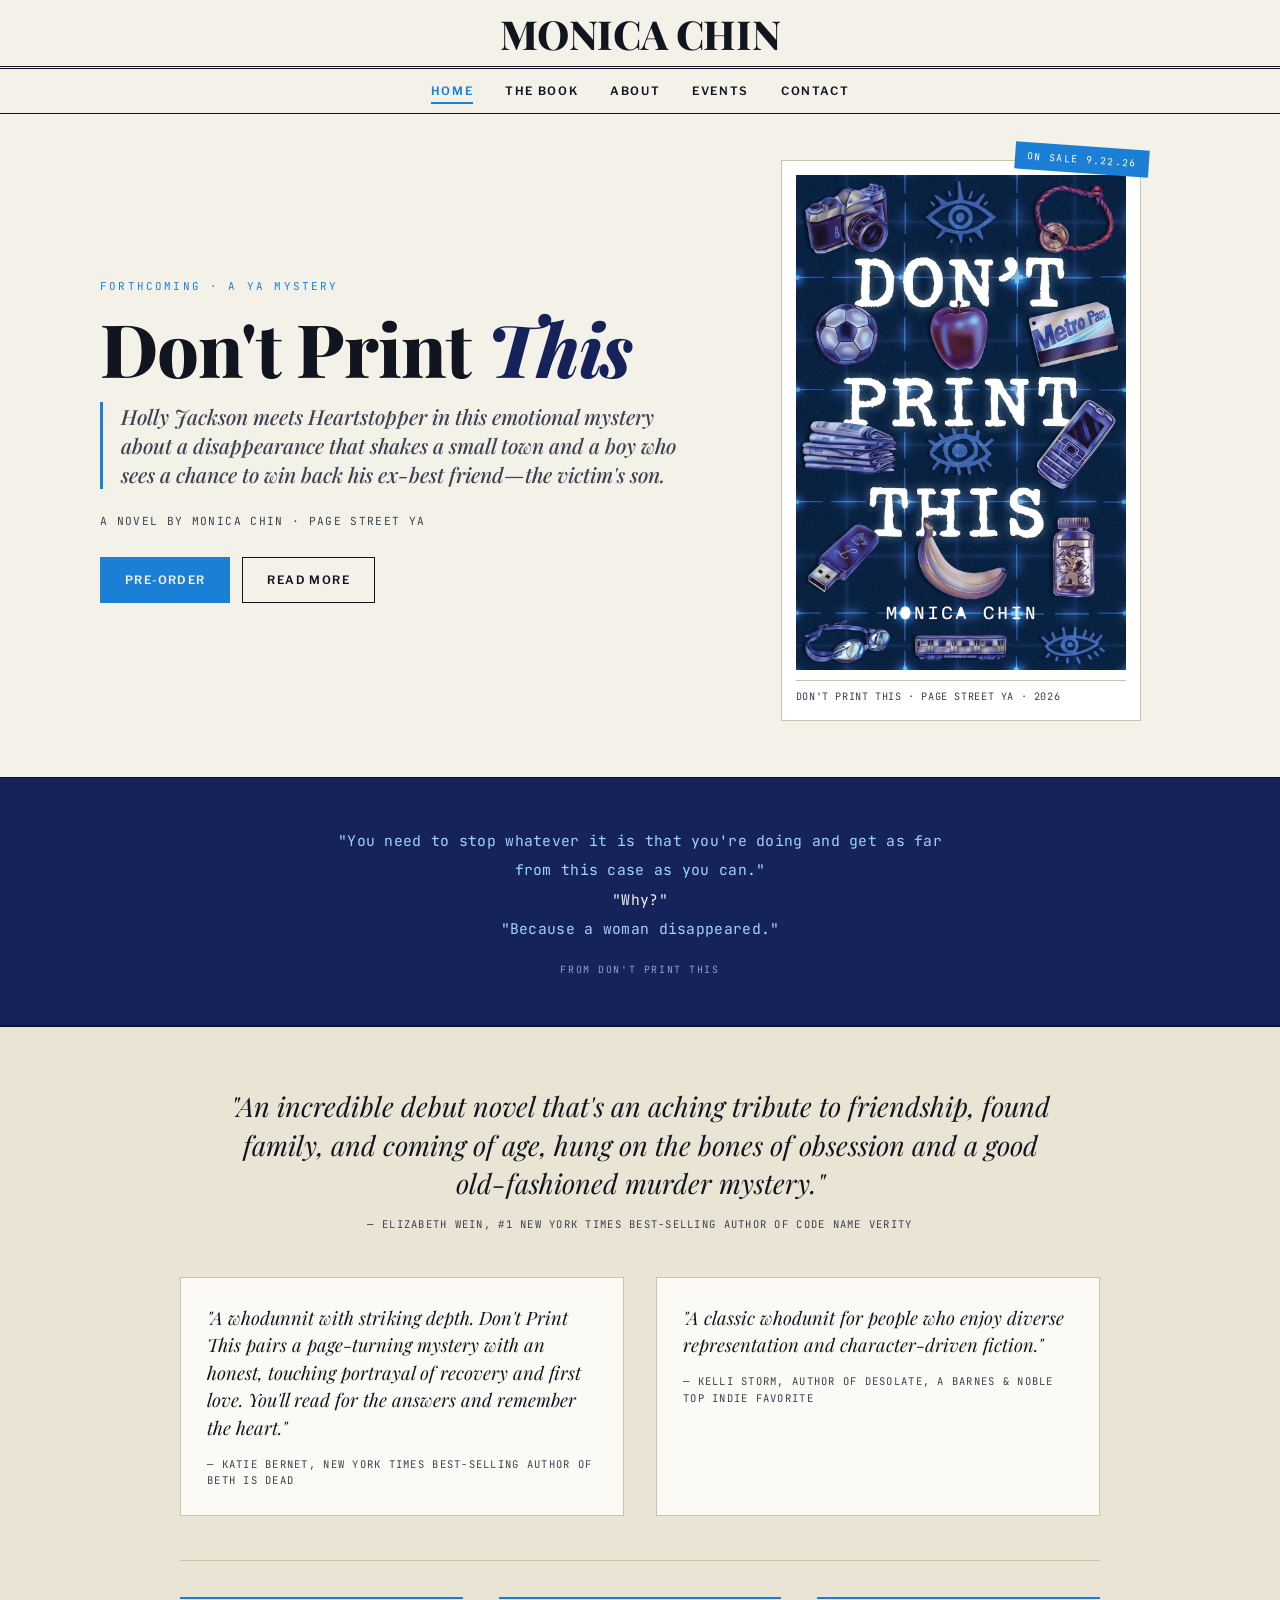
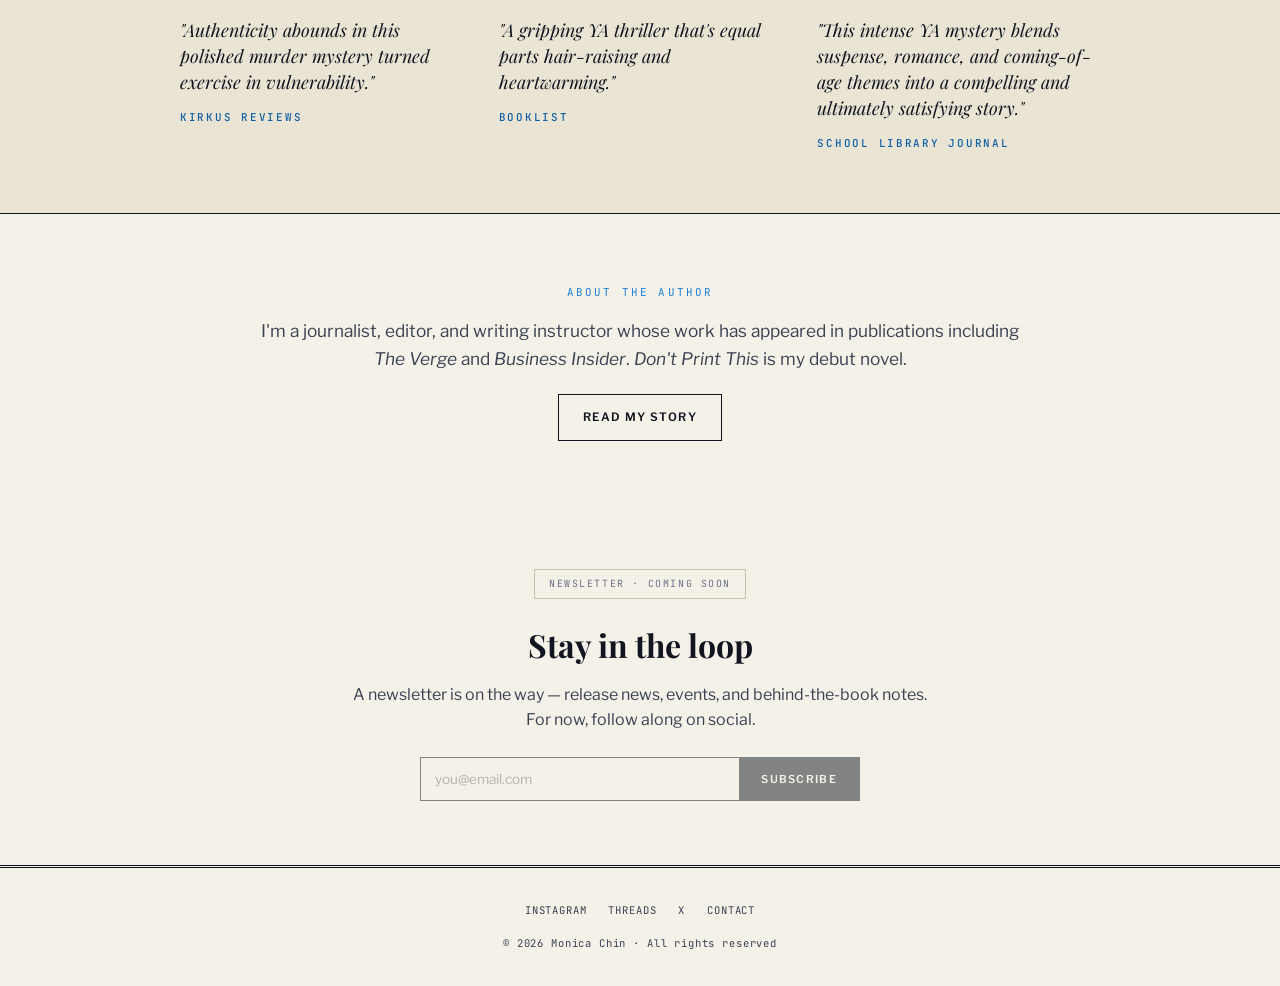
<file: index.html>
<!DOCTYPE html>
<html lang="en">
<head>
<meta charset="UTF-8">
<meta name="viewport" content="width=device-width, initial-scale=1.0">
<title>Monica Chin — Author of Don't Print This</title>
<meta name="description" content="Monica Chin is a journalist and the author of Don't Print This, a queer YA mystery from Page Street YA. On sale September 22, 2026.">
<meta property="og:title" content="Monica Chin — Author of Don't Print This">
<meta property="og:description" content="A queer YA mystery from Page Street YA. On sale September 22, 2026.">
<meta property="og:type" content="website">
<link rel="preconnect" href="https://fonts.googleapis.com">
<link rel="preconnect" href="https://fonts.gstatic.com" crossorigin>
<link href="https://fonts.googleapis.com/css2?family=Libre+Franklin:wght@400;500;600;700;800&family=Playfair+Display:ital,wght@0,500;0,700;0,800;1,500&family=JetBrains+Mono:wght@400;500&display=swap" rel="stylesheet">
<link rel="stylesheet" href="styles.css">
</head>
<body>

  <div class="masthead">
    <div class="meta"></div>
    <div class="name"><a href="index.html">MONICA CHIN</a></div>
    <div class="meta right"></div>
  </div>

  <nav class="main">
    <a href="index.html" class="active">Home</a>
    <a href="the-book.html">The Book</a>
    <a href="about.html">About</a>
    <a href="events.html">Events</a>
    <a href="contact.html">Contact</a>
  </nav>

  <section class="front">
    <div class="lead">
      <div class="kicker">Forthcoming · A YA Mystery</div>
      <h1>Don't Print <em>This</em></h1>
      <div class="deck">Holly Jackson meets Heartstopper in this emotional mystery about a disappearance that shakes a small town and a boy who sees a chance to win back his ex-best friend—the victim's son.</div>
      <div class="byline">A novel by Monica Chin · Page Street YA</div>
      <div class="btns">
        <a href="the-book.html" class="btn cyan">Pre-order</a>
        <a href="the-book.html" class="btn ghost">Read more</a>
      </div>
    </div>
    <div class="feature">
      <span class="pin">On Sale 9.22.26</span>
      <figure>
        <img src="assets/book-cover.jpg" alt="Cover of Don't Print This by Monica Chin">
        <figcaption>Don't Print This · Page Street YA · 2026</figcaption>
      </figure>
    </div>
  </section>

  <section class="pullquote">
    <div class="dialogue">
      <span class="q">"You need to stop whatever it is that you're doing and get as far from this case as you can."</span><br>
      "Why?"<br>
      <span class="q">"Because a woman disappeared."</span>
    </div>
    <div class="src">From Don't Print This</div>
  </section>

  <section class="blurbs">
    <div class="inner">
      <p class="blurb-lead">"An incredible debut novel that's an aching tribute to friendship, found family, and coming of age, hung on the bones of obsession and a good old-fashioned murder mystery."</p>
      <div class="blurb-lead-cite">— Elizabeth Wein, #1 New York Times best-selling author of Code Name Verity</div>
      <div class="blurb-grid">
        <div class="blurb-card">
          <p>"A whodunnit with striking depth. Don't Print This pairs a page-turning mystery with an honest, touching portrayal of recovery and first love. You'll read for the answers and remember the heart."</p>
          <div class="blurb-cite">— Katie Bernet, New York Times best-selling author of Beth Is Dead</div>
        </div>
        <div class="blurb-card">
          <p>"A classic whodunit for people who enjoy diverse representation and character-driven fiction."</p>
          <div class="blurb-cite">— Kelli Storm, author of Desolate, a Barnes &amp; Noble Top Indie Favorite</div>
        </div>
      </div>

      <div class="review-row" style="margin-top:44px;padding-top:36px;border-top:1px solid var(--rule)">
        <div class="review">
          <p>"Authenticity abounds in this polished murder mystery turned exercise in vulnerability."</p>
          <div class="review-src">Kirkus Reviews</div>
        </div>
        <div class="review">
          <p>"A gripping YA thriller that's equal parts hair-raising and heartwarming."</p>
          <div class="review-src">Booklist</div>
        </div>
        <div class="review">
          <p>"This intense YA mystery blends suspense, romance, and coming-of-age themes into a compelling and ultimately satisfying story."</p>
          <div class="review-src">School Library Journal</div>
        </div>
      </div>
    </div>
  </section>

  <section class="section" style="text-align:center">
    <div class="kicker" style="display:inline-block">About the author</div>
    <p style="max-width:64ch;margin:0 auto 22px;font-size:1.08rem;color:var(--ink-soft)">I'm a journalist, editor, and writing instructor whose work has appeared in publications including <em>The Verge</em> and <em>Business Insider</em>. <em>Don't Print This</em> is my debut novel.</p>
    <a href="about.html" class="btn ghost">Read my story</a>
  </section>

  <section class="signup">
    <span class="soon">Newsletter · Coming soon</span>
    <h2>Stay in the loop</h2>
    <p>A newsletter is on the way — release news, events, and behind-the-book notes. For now, follow along on social.</p>
    <div class="field" aria-hidden="true">
      <input type="email" placeholder="you@email.com" disabled>
      <button disabled>Subscribe</button>
    </div>
  </section>

  <footer>
    <div class="socials">
      <a href="https://www.instagram.com/mcwritesbooks/" target="_blank" rel="noopener">Instagram</a>
      <a href="https://www.threads.net/@monicawchin" target="_blank" rel="noopener">Threads</a>
      <a href="https://x.com/mcsquared96" target="_blank" rel="noopener">X</a>
      <a href="contact.html">Contact</a>
    </div>
    © 2026 Monica Chin · All rights reserved
  </footer>

</body>
</html>
</file>
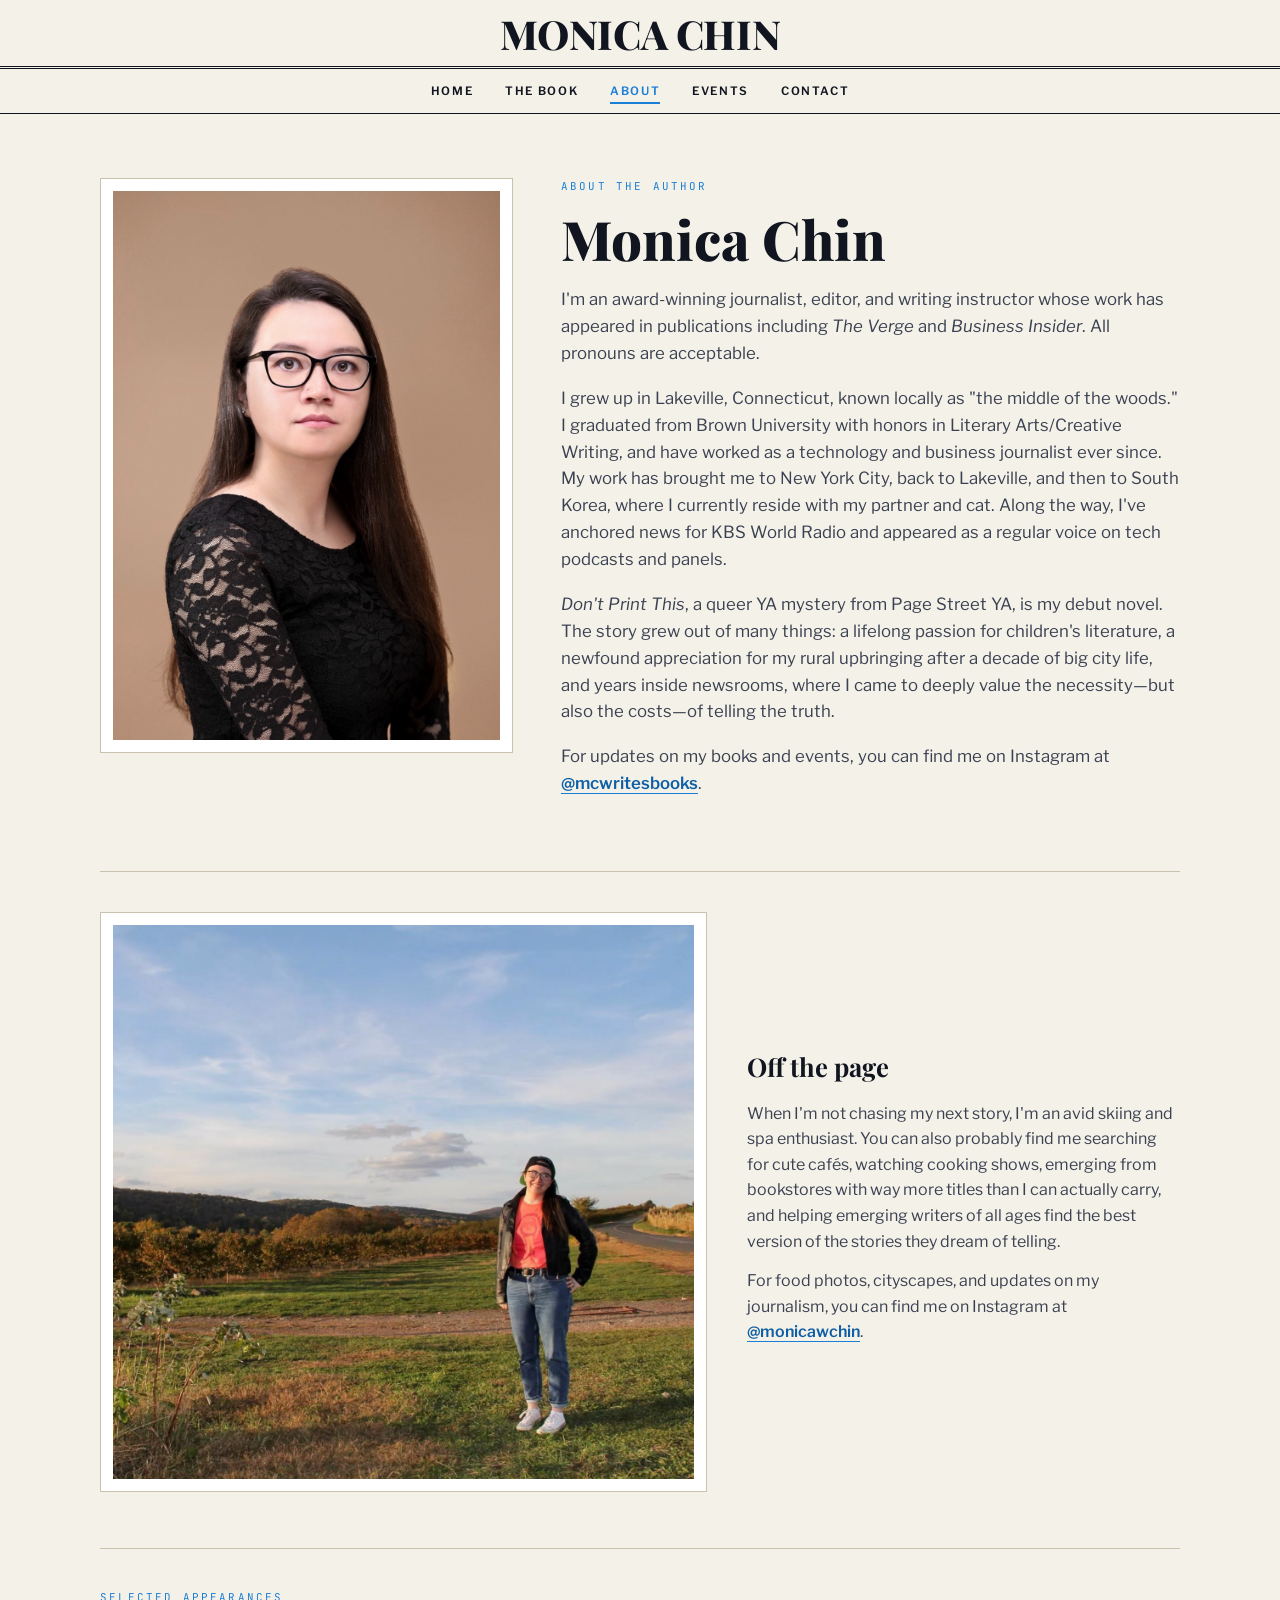
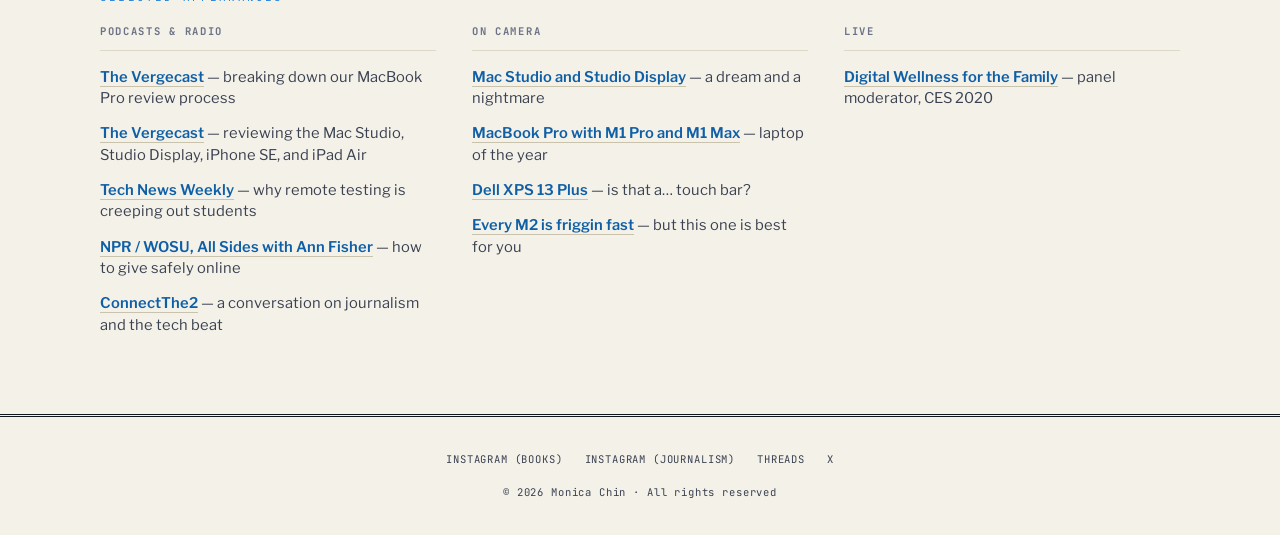
<file: about.html>
<!DOCTYPE html>
<html lang="en">
<head>
<meta charset="UTF-8">
<meta name="viewport" content="width=device-width, initial-scale=1.0">
<title>About — Monica Chin</title>
<meta name="description" content="Monica Chin is a journalist, editor, and writing instructor, and the author of the queer YA mystery Don't Print This.">
<link rel="preconnect" href="https://fonts.googleapis.com">
<link rel="preconnect" href="https://fonts.gstatic.com" crossorigin>
<link href="https://fonts.googleapis.com/css2?family=Libre+Franklin:wght@400;500;600;700;800&family=Playfair+Display:ital,wght@0,500;0,700;0,800;1,500&family=JetBrains+Mono:wght@400;500&display=swap" rel="stylesheet">
<link rel="stylesheet" href="styles.css">
</head>
<body>

  <div class="masthead">
    <div class="meta"></div>
    <div class="name"><a href="index.html">MONICA CHIN</a></div>
    <div class="meta right"></div>
  </div>

  <nav class="main">
    <a href="index.html">Home</a>
    <a href="the-book.html">The Book</a>
    <a href="about.html" class="active">About</a>
    <a href="events.html">Events</a>
    <a href="contact.html">Contact</a>
  </nav>

  <section class="section">
    <div class="about-top">
      <figure class="portrait">
        <img src="assets/headshot.jpeg" alt="Author photo of Monica Chin">
      </figure>
      <div class="about-body">
        <div class="kicker">About the author</div>
        <h1>Monica Chin</h1>
        <p>I'm an award-winning journalist, editor, and writing instructor whose work has appeared in publications including <em>The Verge</em> and <em>Business Insider</em>. All pronouns are acceptable.</p>
        <p>I grew up in Lakeville, Connecticut, known locally as "the middle of the woods." I graduated from Brown University with honors in Literary Arts/Creative Writing, and have worked as a technology and business journalist ever since. My work has brought me to New York City, back to Lakeville, and then to South Korea, where I currently reside with my partner and cat. Along the way, I've anchored news for KBS World Radio and appeared as a regular voice on tech podcasts and panels.</p>
        <p><em>Don't Print This</em>, a queer YA mystery from Page Street YA, is my debut novel. The story grew out of many things: a lifelong passion for children's literature, a newfound appreciation for my rural upbringing after a decade of big city life, and years inside newsrooms, where I came to deeply value the necessity—but also the costs—of telling the truth.</p>
        <p>For updates on my books and events, you can find me on Instagram at <a href="https://www.instagram.com/mcwritesbooks/" target="_blank" rel="noopener" style="color:var(--cyan-deep);font-weight:600;border-bottom:1px solid var(--cyan)">@mcwritesbooks</a>.</p>
      </div>
    </div>

    <div class="about-casual">
      <figure>
        <img src="assets/author-casual.png" alt="Monica Chin outdoors at an orchard at golden hour">
      </figure>
      <div class="pers">
        <h2>Off the page</h2>
        <p>When I'm not chasing my next story, I'm an avid skiing and spa enthusiast. You can also probably find me searching for cute cafés, watching cooking shows, emerging from bookstores with way more titles than I can actually carry, and helping emerging writers of all ages find the best version of the stories they dream of telling.</p>
        <p>For food photos, cityscapes, and updates on my journalism, you can find me on Instagram at <a href="https://www.instagram.com/monicawchin/" target="_blank" rel="noopener" style="color:var(--cyan-deep);font-weight:600;border-bottom:1px solid var(--cyan)">@monicawchin</a>.</p>
      </div>
    </div>

    <div class="appearances">
      <div class="kicker">Selected appearances</div>
      <div class="appear-groups">
        <div class="appear-group">
          <h3>Podcasts &amp; radio</h3>
          <ul>
            <li><a href="https://podcasts.apple.com/nz/podcast/inside-our-macbook-pro-2021-review/id430333725?i=1000539740718" target="_blank" rel="noopener">The Vergecast</a> — breaking down our MacBook Pro review process</li>
            <li><a href="https://podcasts.apple.com/si/podcast/we-reviewed-the-mac-studio-the-studio-display-the/id430333725?i=1000554445654" target="_blank" rel="noopener">The Vergecast</a> — reviewing the Mac Studio, Studio Display, iPhone SE, and iPad Air</li>
            <li><a href="https://www.youtube.com/watch?v=HNUapRdGwQQ" target="_blank" rel="noopener">Tech News Weekly</a> — why remote testing is creeping out students</li>
            <li><a href="https://www.wosu.org/show/all-sides-with-ann-fisher/2020-09-08/tech-tuesday-how-to-safely-give-online" target="_blank" rel="noopener">NPR / WOSU, All Sides with Ann Fisher</a> — how to give safely online</li>
            <li><a href="https://www.connect2comm.com/post/connectthe2-podcast-season-6-ep-5-monica-chin-the-verge" target="_blank" rel="noopener">ConnectThe2</a> — a conversation on journalism and the tech beat</li>
          </ul>
        </div>
        <div class="appear-group">
          <h3>On camera</h3>
          <ul>
            <li><a href="https://www.youtube.com/watch?v=irjc1nJ1eJs" target="_blank" rel="noopener">Mac Studio and Studio Display</a> — a dream and a nightmare</li>
            <li><a href="https://www.youtube.com/watch?v=ftU1HzBKd5Y" target="_blank" rel="noopener">MacBook Pro with M1 Pro and M1 Max</a> — laptop of the year</li>
            <li><a href="https://www.youtube.com/watch?v=CiMhA_ZbwI0" target="_blank" rel="noopener">Dell XPS 13 Plus</a> — is that a… touch bar?</li>
            <li><a href="https://www.youtube.com/watch?v=NL0XaZx9Aco" target="_blank" rel="noopener">Every M2 is friggin fast</a> — but this one is best for you</li>
          </ul>
        </div>
        <div class="appear-group">
          <h3>Live</h3>
          <ul>
            <li><a href="https://www.youtube.com/watch?v=vRKEaCTKi9w" target="_blank" rel="noopener">Digital Wellness for the Family</a> — panel moderator, CES 2020</li>
          </ul>
        </div>
      </div>
    </div>
  </section>

  <footer>
    <div class="socials">
      <a href="https://www.instagram.com/mcwritesbooks/" target="_blank" rel="noopener">Instagram (Books)</a>
      <a href="https://www.instagram.com/monicawchin/" target="_blank" rel="noopener">Instagram (Journalism)</a>
      <a href="https://www.threads.net/@monicawchin" target="_blank" rel="noopener">Threads</a>
      <a href="https://x.com/mcsquared96" target="_blank" rel="noopener">X</a>
    </div>
    © 2026 Monica Chin · All rights reserved
  </footer>

</body>
</html>
</file>
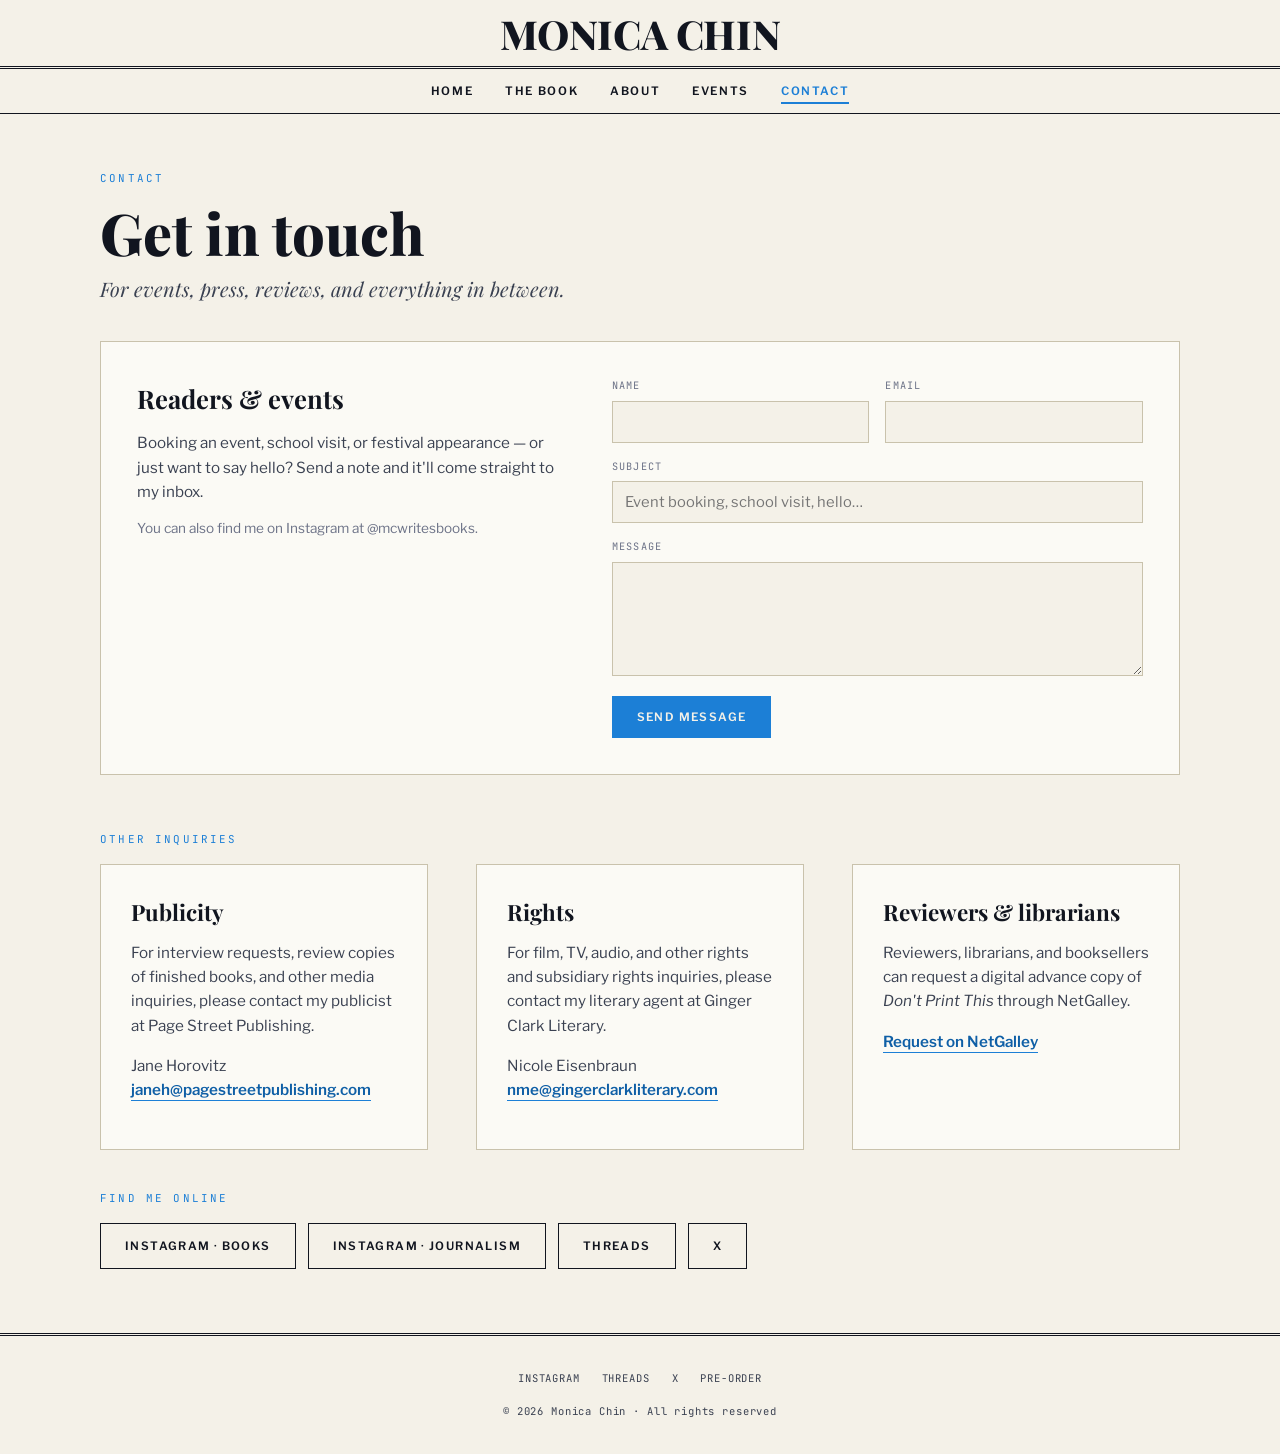
<file: contact.html>
<!DOCTYPE html>
<html lang="en">
<head>
<meta charset="UTF-8">
<meta name="viewport" content="width=device-width, initial-scale=1.0">
<title>Contact — Monica Chin</title>
<meta name="description" content="Get in touch with Monica Chin — for events, press, reviews, and rights inquiries.">
<link rel="preconnect" href="https://fonts.googleapis.com">
<link rel="preconnect" href="https://fonts.gstatic.com" crossorigin>
<link href="https://fonts.googleapis.com/css2?family=Libre+Franklin:wght@400;500;600;700;800&family=Playfair+Display:ital,wght@0,500;0,700;0,800;1,500&family=JetBrains+Mono:wght@400;500&display=swap" rel="stylesheet">
<link rel="stylesheet" href="styles.css">
</head>
<body>

  <div class="masthead">
    <div class="meta"></div>
    <div class="name"><a href="index.html">MONICA CHIN</a></div>
    <div class="meta right"></div>
  </div>

  <nav class="main">
    <a href="index.html">Home</a>
    <a href="the-book.html">The Book</a>
    <a href="about.html">About</a>
    <a href="events.html">Events</a>
    <a href="contact.html" class="active">Contact</a>
  </nav>

  <div class="page-head">
    <div class="kicker">Contact</div>
    <h1>Get in touch</h1>
    <div class="deck">For events, press, reviews, and everything in between.</div>
  </div>

  <section class="section" style="padding-top:24px">
    <div class="contact-form-wrap">
      <div class="cf-intro">
        <h2>Readers &amp; events</h2>
        <p>Booking an event, school visit, or festival appearance — or just want to say hello? Send a note and it'll come straight to my inbox.</p>
        <p style="font-size:.85rem;color:var(--ink-faint)">You can also find me on Instagram at <a href="https://www.instagram.com/mcwritesbooks/" class="link" target="_blank" rel="noopener">@mcwritesbooks</a>.</p>
      </div>
      <!-- CONTACT FORM: replace YOUR_FORM_ID below with the ID from your free Formspree account (see setup notes). Until then the form displays but won't send. -->
      <form class="cf-form" action="https://formspree.io/f/xojoleop" method="POST">
        <div class="cf-row">
          <label>Name
            <input type="text" name="name" required>
          </label>
          <label>Email
            <input type="email" name="email" required>
          </label>
        </div>
        <label>Subject
          <input type="text" name="subject" placeholder="Event booking, school visit, hello…">
        </label>
        <label>Message
          <textarea name="message" rows="5" required></textarea>
        </label>
        <button type="submit" class="btn cyan">Send message</button>
      </form>
    </div>

    <div class="kicker" style="margin-top:56px">Other inquiries</div>
    <div class="contact-grid contact-grid-3">
      <div class="contact-card">
        <h2>Publicity</h2>
        <p>For interview requests, review copies of finished books, and other media inquiries, please contact my publicist at Page Street Publishing.</p>
        <p>
          Jane Horovitz<br>
          <a href="mailto:janeh@pagestreetpublishing.com" class="link">janeh@pagestreetpublishing.com</a>
        </p>
      </div>
      <div class="contact-card">
        <h2>Rights</h2>
        <p>For film, TV, audio, and other rights and subsidiary rights inquiries, please contact my literary agent at Ginger Clark Literary.</p>
        <p>
          Nicole Eisenbraun<br>
          <a href="mailto:nme@gingerclarkliterary.com" class="link">nme@gingerclarkliterary.com</a>
        </p>
      </div>
      <div class="contact-card">
        <h2>Reviewers &amp; librarians</h2>
        <p>Reviewers, librarians, and booksellers can request a digital advance copy of <em>Don't Print This</em> through NetGalley.</p>
        <p>
          <a href="https://www.netgalley.com/catalog/book/837543" class="link" target="_blank" rel="noopener">Request on NetGalley</a>
        </p>
      </div>
    </div>

    <div style="margin-top:40px">
      <div class="kicker">Find me online</div>
      <div class="retailers">
        <a href="https://www.instagram.com/mcwritesbooks/" class="btn ghost" target="_blank" rel="noopener">Instagram · Books</a>
        <a href="https://www.instagram.com/monicawchin/" class="btn ghost" target="_blank" rel="noopener">Instagram · Journalism</a>
        <a href="https://www.threads.net/@monicawchin" class="btn ghost" target="_blank" rel="noopener">Threads</a>
        <a href="https://x.com/mcsquared96" class="btn ghost" target="_blank" rel="noopener">X</a>
      </div>
    </div>
  </section>

  <footer>
    <div class="socials">
      <a href="https://www.instagram.com/mcwritesbooks/" target="_blank" rel="noopener">Instagram</a>
      <a href="https://www.threads.net/@monicawchin" target="_blank" rel="noopener">Threads</a>
      <a href="https://x.com/mcsquared96" target="_blank" rel="noopener">X</a>
      <a href="the-book.html">Pre-order</a>
    </div>
    © 2026 Monica Chin · All rights reserved
  </footer>

</body>
</html>
</file>
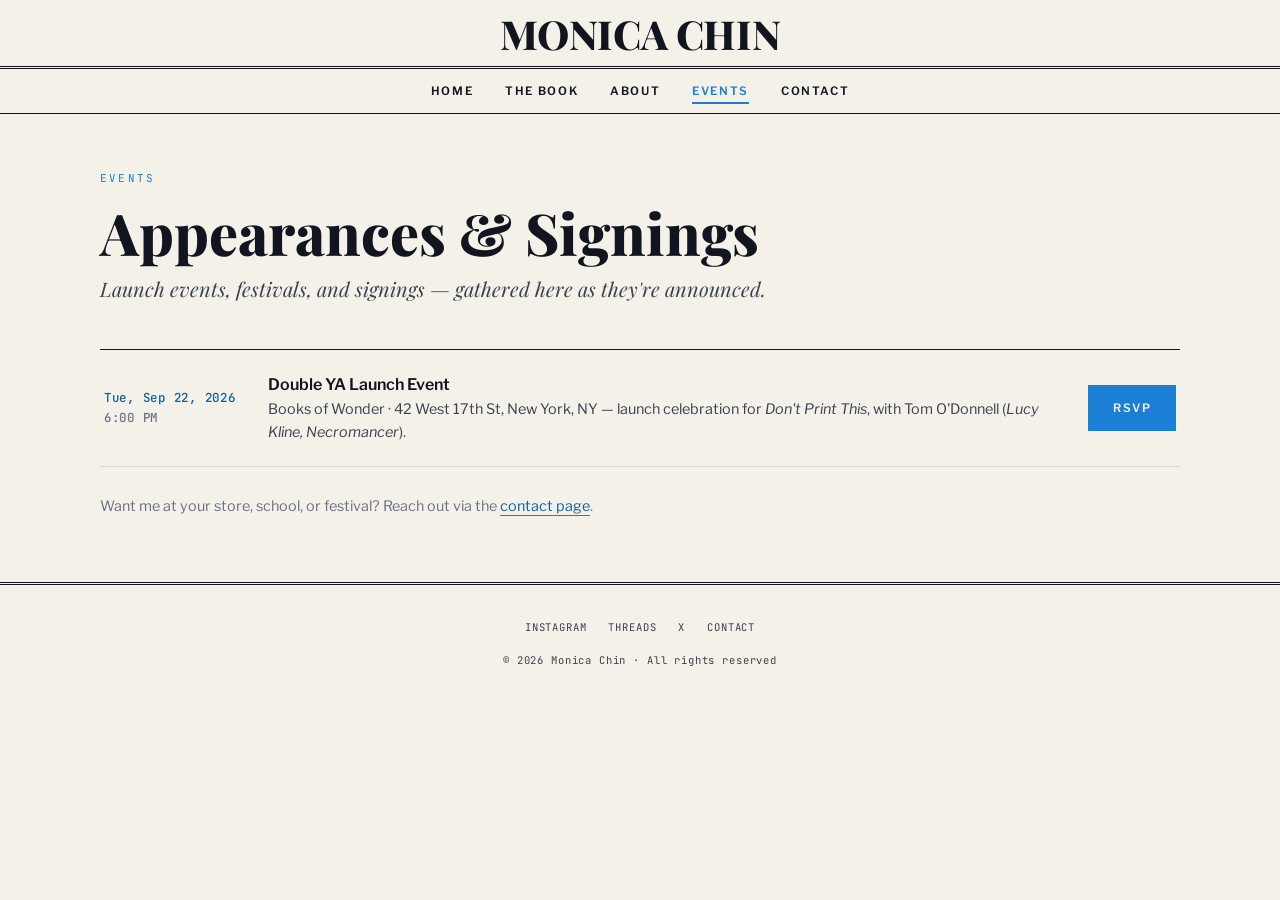
<file: events.html>
<!DOCTYPE html>
<html lang="en">
<head>
<meta charset="UTF-8">
<meta name="viewport" content="width=device-width, initial-scale=1.0">
<title>Events — Monica Chin</title>
<meta name="description" content="Upcoming events, signings, and appearances with Monica Chin, author of Don't Print This.">
<link rel="preconnect" href="https://fonts.googleapis.com">
<link rel="preconnect" href="https://fonts.gstatic.com" crossorigin>
<link href="https://fonts.googleapis.com/css2?family=Libre+Franklin:wght@400;500;600;700;800&family=Playfair+Display:ital,wght@0,500;0,700;0,800;1,500&family=JetBrains+Mono:wght@400;500&display=swap" rel="stylesheet">
<link rel="stylesheet" href="styles.css">
</head>
<body>

  <div class="masthead">
    <div class="meta"></div>
    <div class="name"><a href="index.html">MONICA CHIN</a></div>
    <div class="meta right"></div>
  </div>

  <nav class="main">
    <a href="index.html">Home</a>
    <a href="the-book.html">The Book</a>
    <a href="about.html">About</a>
    <a href="events.html" class="active">Events</a>
    <a href="contact.html">Contact</a>
  </nav>

  <div class="page-head">
    <div class="kicker">Events</div>
    <h1>Appearances &amp; Signings</h1>
    <div class="deck">Launch events, festivals, and signings — gathered here as they're announced.</div>
  </div>

  <section class="section" style="padding-top:24px">
    <!-- To add another event, copy one .event-row block and edit the date, title, venue, and link. -->
    <div class="event-list">
      <div class="event-row">
        <div class="date">Tue, Sep 22, 2026<br><span style="color:var(--ink-faint)">6:00 PM</span></div>
        <div>
          <div class="what">Double YA Launch Event</div>
          <div class="where">Books of Wonder · 42 West 17th St, New York, NY — launch celebration for <em>Don't Print This</em>, with Tom O'Donnell (<em>Lucy Kline, Necromancer</em>).</div>
        </div>
        <a href="https://www.eventbrite.com/e/double-ya-launch-event-tickets-2000317160474" class="btn cyan" target="_blank" rel="noopener">RSVP</a>
      </div>
    </div>

    <p style="margin-top:28px;font-size:.9rem;color:var(--ink-faint)">Want me at your store, school, or festival? Reach out via the <a href="contact.html" style="color:var(--cyan-deep);border-bottom:1px solid var(--cyan)">contact page</a>.</p>
  </section>

  <footer>
    <div class="socials">
      <a href="https://www.instagram.com/mcwritesbooks/" target="_blank" rel="noopener">Instagram</a>
      <a href="https://www.threads.net/@monicawchin" target="_blank" rel="noopener">Threads</a>
      <a href="https://x.com/mcsquared96" target="_blank" rel="noopener">X</a>
      <a href="contact.html">Contact</a>
    </div>
    © 2026 Monica Chin · All rights reserved
  </footer>

</body>
</html>
</file>
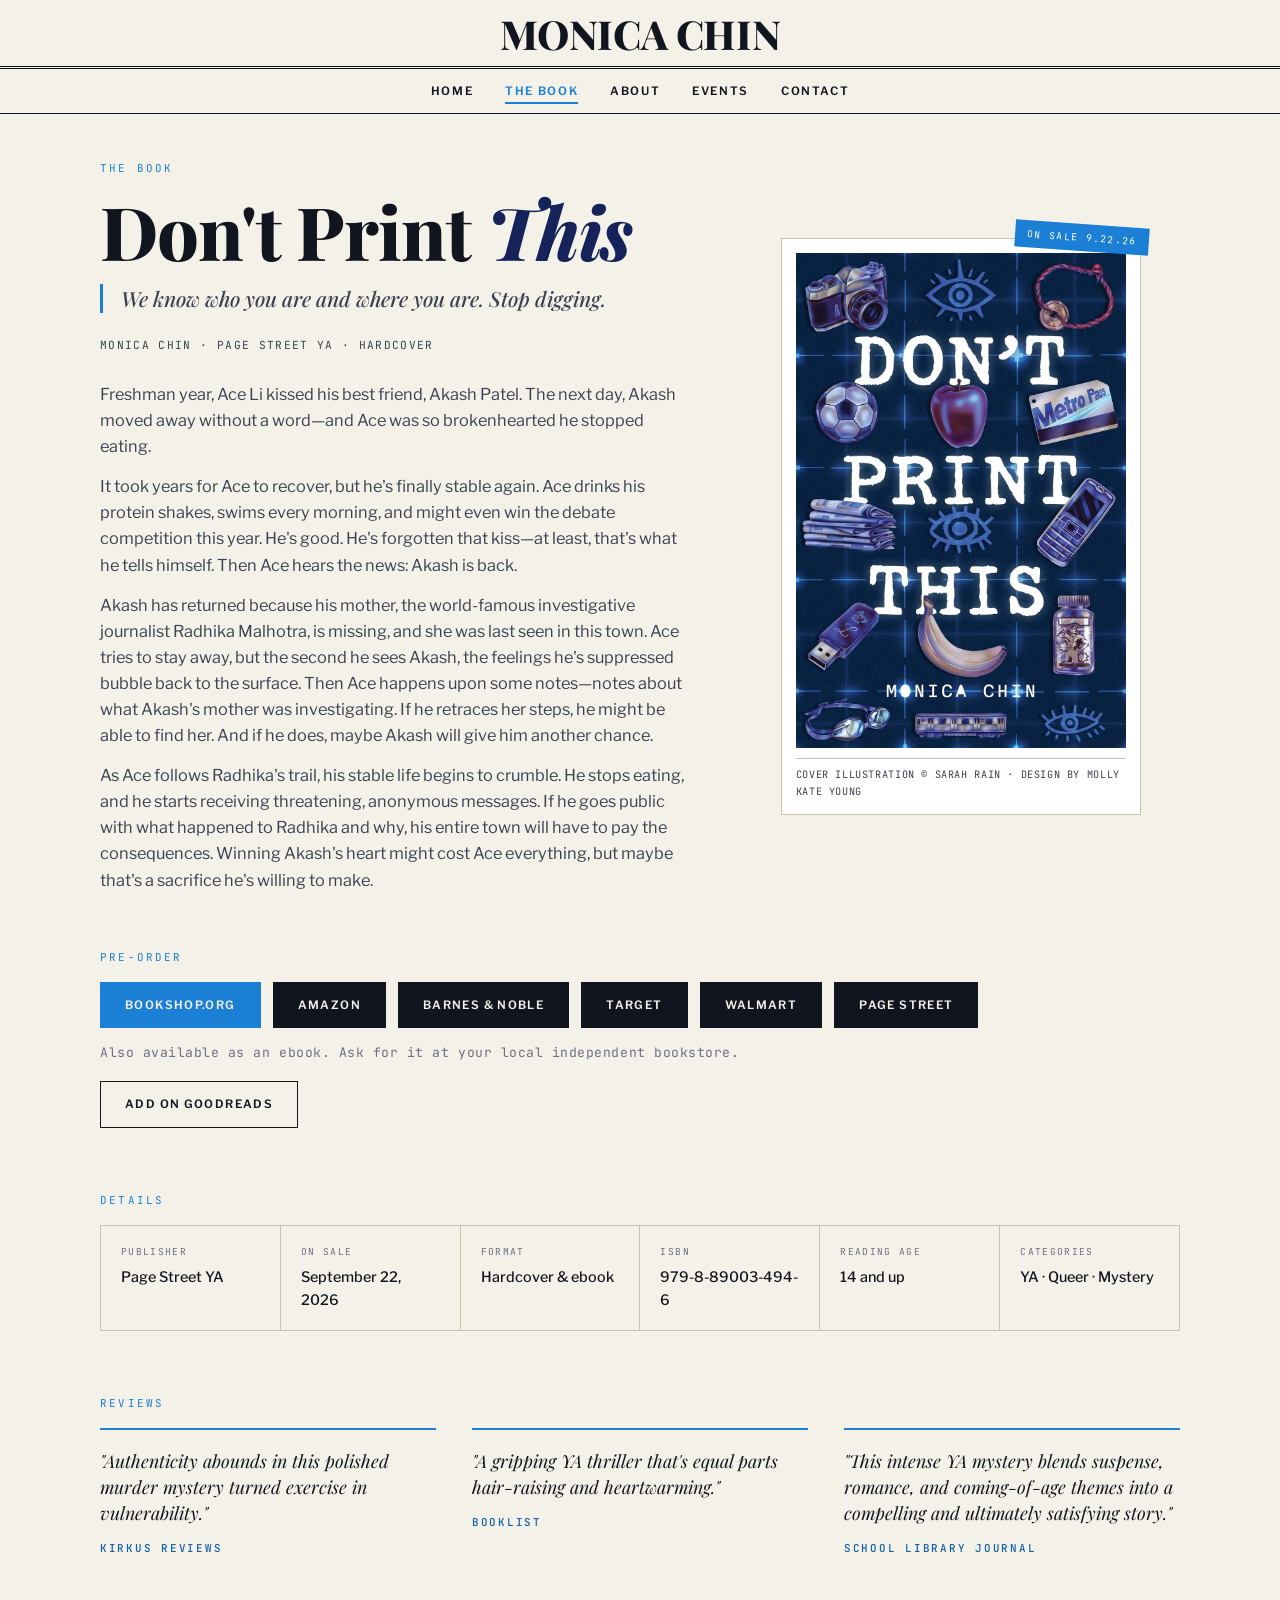
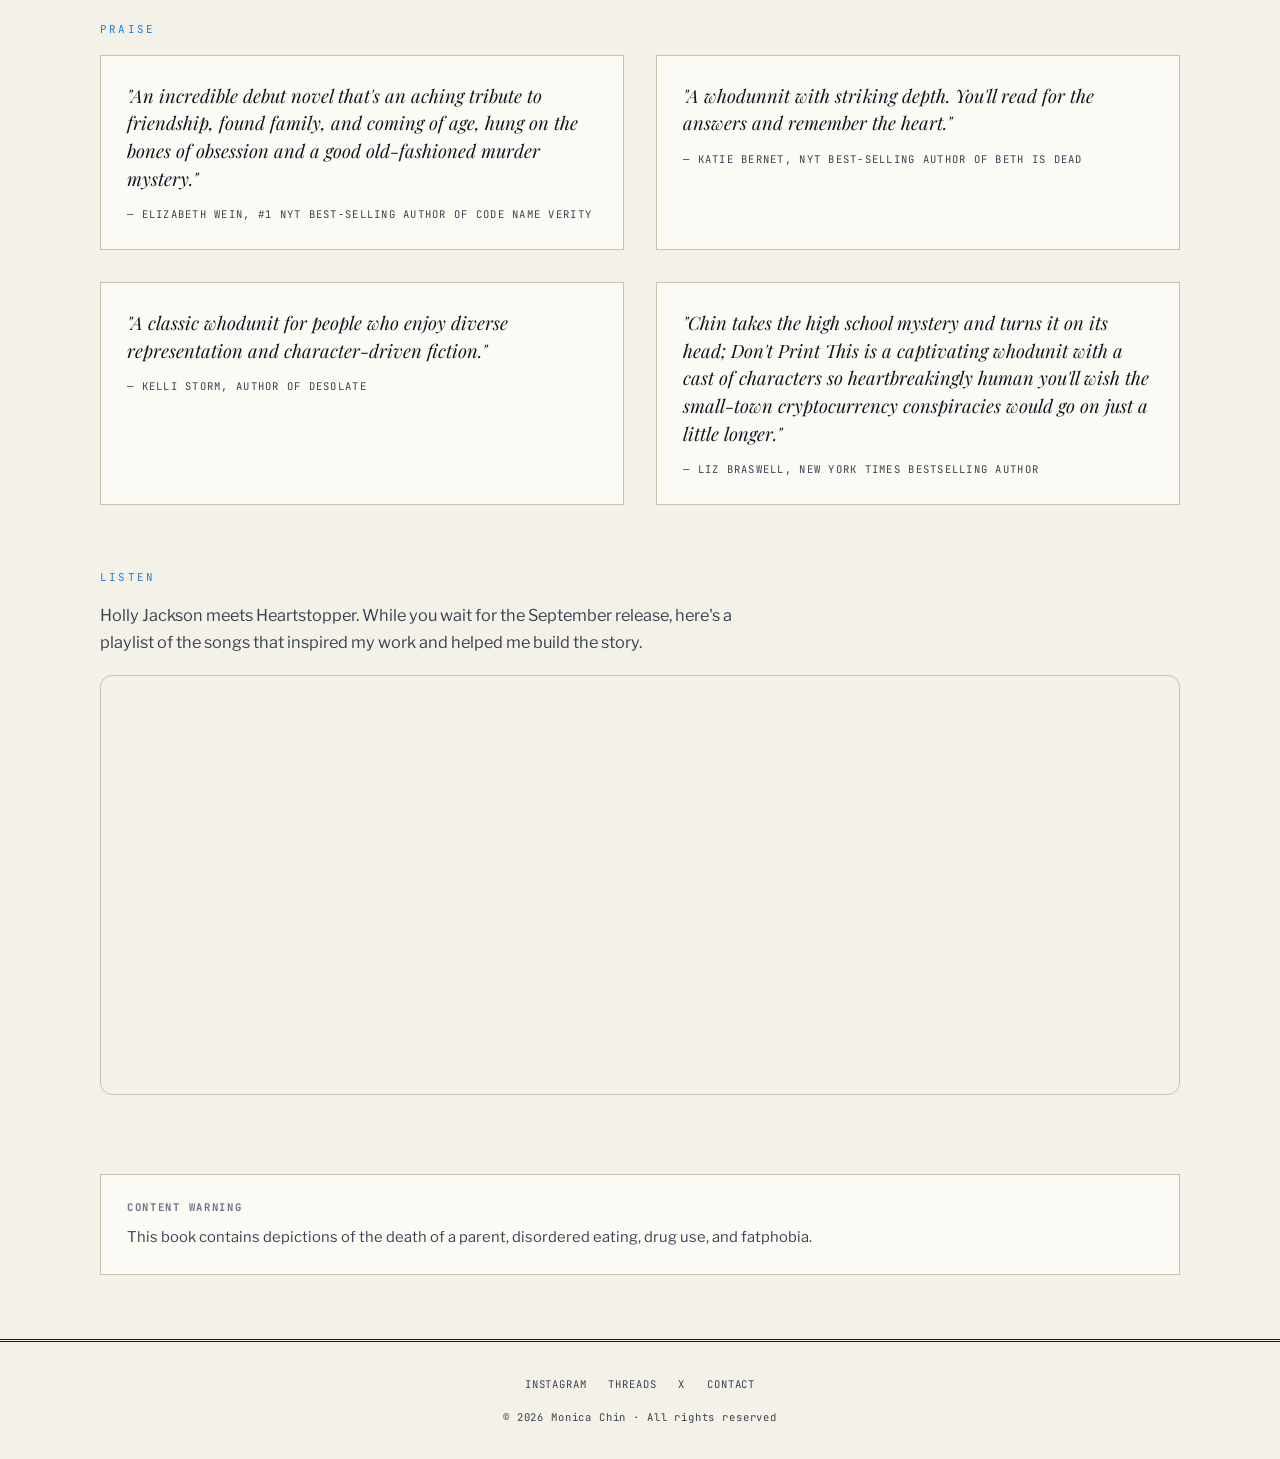
<file: the-book (1).html>
<!DOCTYPE html>
<html lang="en">
<head>
<meta charset="UTF-8">
<meta name="viewport" content="width=device-width, initial-scale=1.0">
<title>The Book — Don't Print This by Monica Chin</title>
<meta name="description" content="Don't Print This by Monica Chin — a queer YA mystery from Page Street YA. Pre-order now; on sale September 22, 2026.">
<link rel="preconnect" href="https://fonts.googleapis.com">
<link rel="preconnect" href="https://fonts.gstatic.com" crossorigin>
<link href="https://fonts.googleapis.com/css2?family=Libre+Franklin:wght@400;500;600;700;800&family=Playfair+Display:ital,wght@0,500;0,700;0,800;1,500&family=JetBrains+Mono:wght@400;500&display=swap" rel="stylesheet">
<link rel="stylesheet" href="styles.css">
</head>
<body>

  <div class="masthead">
    <div class="meta"></div>
    <div class="name"><a href="index.html">MONICA CHIN</a></div>
    <div class="meta right"></div>
  </div>

  <nav class="main">
    <a href="index.html">Home</a>
    <a href="the-book.html" class="active">The Book</a>
    <a href="about.html">About</a>
    <a href="events.html">Events</a>
    <a href="contact.html">Contact</a>
  </nav>

  <section class="front">
    <div class="lead">
      <div class="kicker">The Book</div>
      <h1>Don't Print <em>This</em></h1>
      <div class="deck">We know who you are and where you are. Stop digging.</div>
      <div class="byline">Monica Chin · Page Street YA · Hardcover</div>
      <div style="font-size:1.02rem;color:var(--ink-soft);max-width:60ch">
        <p style="margin-bottom:14px">Freshman year, Ace Li kissed his best friend, Akash Patel. The next day, Akash moved away without a word—and Ace was so brokenhearted he stopped eating.</p>
        <p style="margin-bottom:14px">It took years for Ace to recover, but he's finally stable again. Ace drinks his protein shakes, swims every morning, and might even win the debate competition this year. He's good. He's forgotten that kiss—at least, that's what he tells himself. Then Ace hears the news: Akash is back.</p>
        <p style="margin-bottom:14px">Akash has returned because his mother, the world-famous investigative journalist Radhika Malhotra, is missing, and she was last seen in this town. Ace tries to stay away, but the second he sees Akash, the feelings he's suppressed bubble back to the surface. Then Ace happens upon some notes—notes about what Akash's mother was investigating. If he retraces her steps, he might be able to find her. And if he does, maybe Akash will give him another chance.</p>
        <p>As Ace follows Radhika's trail, his stable life begins to crumble. He stops eating, and he starts receiving threatening, anonymous messages. If he goes public with what happened to Radhika and why, his entire town will have to pay the consequences. Winning Akash's heart might cost Ace everything, but maybe that's a sacrifice he's willing to make.</p>
      </div>
    </div>
    <div class="feature">
      <span class="pin">On Sale 9.22.26</span>
      <figure>
        <img src="assets/book-cover.jpg" alt="Cover of Don't Print This by Monica Chin">
        <figcaption>Cover illustration © Sarah Rain · Design by Molly Kate Young</figcaption>
      </figure>
    </div>
  </section>

  <section class="section" style="padding-top:0">
    <div class="kicker">Pre-order</div>
    <div class="retailers">
      <a href="https://bookshop.org/p/books/don-t-print-this-monica-chin/2c3602eb18a25a2f?ean=9798890034946" class="btn cyan" target="_blank" rel="noopener">Bookshop.org</a>
      <a href="https://www.amazon.com/dp/B0FNHMY9H8" class="btn" target="_blank" rel="noopener">Amazon</a>
      <a href="https://www.barnesandnoble.com/w/dont-print-this-monica-chin/1148909615?ean=9798890034946" class="btn" target="_blank" rel="noopener">Barnes &amp; Noble</a>
      <a href="https://www.target.com/p/don-t-print-this-by-monica-chin-hardcover/-/A-1007933598" class="btn" target="_blank" rel="noopener">Target</a>
      <a href="https://www.walmart.com/ip/Don-apos-t-Print-This-Hardcover-9798890034946/18873667020" class="btn" target="_blank" rel="noopener">Walmart</a>
      <a href="https://pagestreetpublishing.com/book/dont-print-this" class="btn" target="_blank" rel="noopener">Page Street</a>
    </div>
    <p style="font-size:.82rem;color:var(--ink-faint);margin-top:14px;font-family:var(--mono);letter-spacing:.04em">Also available as an ebook. Ask for it at your local independent bookstore.</p>
    <p style="margin-top:18px"><a href="https://www.goodreads.com/author/list/58909271.Monica_Chin" class="btn ghost" target="_blank" rel="noopener">Add on Goodreads</a></p>
  </section>

  <section class="section" style="padding-top:0">
    <div class="kicker">Details</div>
    <dl class="detail-grid">
      <div><dt>Publisher</dt><dd>Page Street YA</dd></div>
      <div><dt>On Sale</dt><dd>September 22, 2026</dd></div>
      <div><dt>Format</dt><dd>Hardcover &amp; ebook</dd></div>
      <div><dt>ISBN</dt><dd>979-8-89003-494-6</dd></div>
      <div><dt>Reading Age</dt><dd>14 and up</dd></div>
      <div><dt>Categories</dt><dd>YA · Queer · Mystery</dd></div>
    </dl>
  </section>

  <section class="section" style="padding-top:0">
    <div class="kicker">Reviews</div>
    <div class="review-row">
      <div class="review">
        <p>"Authenticity abounds in this polished murder mystery turned exercise in vulnerability."</p>
        <div class="review-src">Kirkus Reviews</div>
      </div>
      <div class="review">
        <p>"A gripping YA thriller that's equal parts hair-raising and heartwarming."</p>
        <div class="review-src">Booklist</div>
      </div>
      <div class="review">
        <p>"This intense YA mystery blends suspense, romance, and coming-of-age themes into a compelling and ultimately satisfying story."</p>
        <div class="review-src">School Library Journal</div>
      </div>
    </div>
  </section>

  <section class="section" style="padding-top:0">
    <div class="kicker">Praise</div>
    <div class="blurb-grid">
      <div class="blurb-card">
        <p>"An incredible debut novel that's an aching tribute to friendship, found family, and coming of age, hung on the bones of obsession and a good old-fashioned murder mystery."</p>
        <div class="blurb-cite">— Elizabeth Wein, #1 NYT best-selling author of Code Name Verity</div>
      </div>
      <div class="blurb-card">
        <p>"A whodunnit with striking depth. You'll read for the answers and remember the heart."</p>
        <div class="blurb-cite">— Katie Bernet, NYT best-selling author of Beth Is Dead</div>
      </div>
      <div class="blurb-card">
        <p>"A classic whodunit for people who enjoy diverse representation and character-driven fiction."</p>
        <div class="blurb-cite">— Kelli Storm, author of Desolate</div>
      </div>
      <div class="blurb-card">
        <p>"Chin takes the high school mystery and turns it on its head; Don't Print This is a captivating whodunit with a cast of characters so heartbreakingly human you'll wish the small-town cryptocurrency conspiracies would go on just a little longer."</p>
        <div class="blurb-cite">— Liz Braswell, New York Times bestselling author</div>
      </div>
    </div>
  </section>

  <section class="section" style="padding-top:0">
    <div class="kicker">Listen</div>
    <p style="font-size:1.02rem;color:var(--ink-soft);max-width:60ch;margin-bottom:20px">Holly Jackson meets Heartstopper. While you wait for the September release, here's a playlist of the songs that inspired my work and helped me build the story.</p>
    <iframe style="border-radius:12px;border:1px solid var(--rule)" src="https://open.spotify.com/embed/playlist/42rm2CikZzVFvdYc3abEcs?utm_source=generator" width="100%" height="420" frameborder="0" allowfullscreen allow="autoplay; clipboard-write; encrypted-media; fullscreen; picture-in-picture" loading="lazy" title="Don't Print This book playlist"></iframe>
  </section>

  <section class="section" style="padding-top:0">
    <div class="notes">
      <h3>Content warning</h3>
      <p>This book contains depictions of the death of a parent, disordered eating, drug use, and fatphobia.</p>
    </div>
  </section>

  <footer>
    <div class="socials">
      <a href="https://www.instagram.com/mcwritesbooks/" target="_blank" rel="noopener">Instagram</a>
      <a href="https://www.threads.net/@monicawchin" target="_blank" rel="noopener">Threads</a>
      <a href="https://x.com/mcsquared96" target="_blank" rel="noopener">X</a>
      <a href="contact.html">Contact</a>
    </div>
    © 2026 Monica Chin · All rights reserved
  </footer>

</body>
</html>
</file>
<file: styles.css>
/* ============================================================
   Monica Chin — Author Site
   "Press Room" editorial direction, cyan accent from cover
   ============================================================ */
:root{
  --paper:#f4f1e8;
  --paper-dim:#e9e4d4;
  --paper-card:#fbfaf5;
  --ink:#11151f;
  --ink-soft:#3a4151;
  --ink-faint:#6b7186;
  --navy:#16235a;
  --cyan:#1c7fd6;
  --cyan-deep:#0f5fa6;
  --rule:#c9c2ac;
  --rule-soft:#ded8c6;
  --display:'Playfair Display',serif;
  --body:'Libre Franklin',sans-serif;
  --mono:'JetBrains Mono',monospace;
}
*{margin:0;padding:0;box-sizing:border-box}
html{scroll-behavior:smooth}
body{background:var(--paper);color:var(--ink);font-family:var(--body);line-height:1.6;-webkit-font-smoothing:antialiased}
a{color:inherit;text-decoration:none}
img{max-width:100%;display:block}

/* ---------- MASTHEAD ---------- */
.masthead{
  border-bottom:3px double var(--ink);
  padding:14px 40px 12px;
  display:flex;align-items:flex-end;justify-content:space-between;gap:20px;
}
.masthead .meta{font-family:var(--mono);font-size:.64rem;letter-spacing:.08em;color:var(--ink-soft);text-transform:uppercase;white-space:nowrap;line-height:1.5}
.masthead .name{font-family:var(--display);font-weight:800;font-size:clamp(1.5rem,4vw,2.5rem);letter-spacing:-.01em;line-height:1;text-align:center;flex:1}
.masthead .name a{color:var(--ink)}
.masthead .meta.right{text-align:right}

/* ---------- NAV ---------- */
nav.main{
  border-bottom:1px solid var(--ink);
  display:flex;justify-content:center;gap:32px;
  padding:11px 40px;
  font-family:var(--body);font-weight:600;font-size:.72rem;letter-spacing:.14em;text-transform:uppercase;
  position:sticky;top:0;background:var(--paper);z-index:40;
}
nav.main a{color:var(--ink);transition:color .2s;padding:2px 0;position:relative}
nav.main a:hover{color:var(--cyan)}
nav.main a.active{color:var(--cyan)}
nav.main a.active::after{content:"";position:absolute;left:0;bottom:-2px;width:100%;height:2px;background:var(--cyan)}

/* ---------- SHARED PIECES ---------- */
.kicker{font-family:var(--mono);font-size:.68rem;letter-spacing:.2em;text-transform:uppercase;color:var(--cyan);margin-bottom:16px}
.section{max-width:1160px;margin:0 auto;padding:64px 40px}
.btn{
  display:inline-block;font-family:var(--body);font-weight:600;font-size:.72rem;letter-spacing:.12em;text-transform:uppercase;
  padding:13px 24px;background:var(--ink);color:var(--paper);transition:all .2s;border:1px solid var(--ink);cursor:pointer;
}
.btn:hover{background:var(--navy);border-color:var(--navy)}
.btn.ghost{background:transparent;color:var(--ink)}
.btn.ghost:hover{background:var(--ink);color:var(--paper)}
.btn.cyan{background:var(--cyan);border-color:var(--cyan)}
.btn.cyan:hover{background:var(--cyan-deep);border-color:var(--cyan-deep)}

/* ---------- HERO / FRONT PAGE ---------- */
.front{display:grid;grid-template-columns:1.15fr .85fr;gap:48px;align-items:center;max-width:1160px;margin:0 auto;padding:46px 40px 56px}
.lead h1{font-family:var(--display);font-weight:800;font-size:clamp(2.8rem,6vw,4.6rem);line-height:.98;letter-spacing:-.015em;margin-bottom:18px}
.lead h1 em{font-style:italic;color:var(--navy)}
.lead .deck{font-family:var(--display);font-style:italic;font-weight:500;font-size:1.3rem;color:var(--ink-soft);line-height:1.4;margin-bottom:24px;border-left:3px solid var(--cyan);padding-left:18px}
.lead .byline{font-family:var(--mono);font-size:.7rem;letter-spacing:.12em;text-transform:uppercase;color:var(--ink-soft);margin-bottom:26px}
.lead .cols{column-count:2;column-gap:28px;font-size:.96rem;color:var(--ink-soft);margin-bottom:30px}
.lead .cols p{margin-bottom:12px}
.lead .cols p:first-child::first-letter{font-family:var(--display);font-weight:800;font-size:3.2rem;float:left;line-height:.8;padding:4px 8px 0 0;color:var(--navy)}
.btns{display:flex;gap:12px;flex-wrap:wrap}

.feature{position:relative}
.feature{position:relative;max-width:360px;margin:0 auto;width:100%}
.feature figure{margin:0;border:1px solid var(--rule);background:#fff;padding:14px}
.feature figcaption{font-family:var(--mono);font-size:.64rem;letter-spacing:.06em;color:var(--ink-soft);text-transform:uppercase;margin-top:10px;border-top:1px solid var(--rule);padding-top:8px}
.feature .pin{position:absolute;top:-14px;right:-8px;background:var(--cyan);color:#fff;font-family:var(--mono);font-size:.6rem;letter-spacing:.14em;text-transform:uppercase;padding:6px 12px;transform:rotate(4deg);z-index:2}

/* ---------- PULL QUOTE ---------- */
.pullquote{border-top:1px solid var(--ink);border-bottom:1px solid var(--ink);background:var(--navy);color:var(--paper);padding:48px 40px;text-align:center}
.pullquote .dialogue{font-family:var(--mono);font-size:.92rem;line-height:2;letter-spacing:.02em;max-width:620px;margin:0 auto;color:var(--paper)}
.pullquote .dialogue .q{color:#9fd4ff}
.pullquote .src{font-family:var(--mono);font-size:.62rem;letter-spacing:.16em;text-transform:uppercase;color:#8fa0cf;margin-top:18px}

/* ---------- BLURBS ---------- */
.blurbs{background:var(--paper-dim);border-top:1px solid var(--ink);border-bottom:1px solid var(--ink)}
.blurbs .inner{max-width:1000px;margin:0 auto;padding:60px 40px}
.blurb-lead{font-family:var(--display);font-style:italic;font-size:1.7rem;line-height:1.4;text-align:center;color:var(--ink);max-width:820px;margin:0 auto 14px}
.blurb-lead-cite{text-align:center;font-family:var(--mono);font-size:.66rem;letter-spacing:.12em;text-transform:uppercase;color:var(--ink-soft);margin-bottom:44px}
.blurb-grid{display:grid;grid-template-columns:1fr 1fr;gap:32px;margin-top:8px}
.blurb-card{background:var(--paper-card);border:1px solid var(--rule);padding:26px}
.blurb-card p{font-family:var(--display);font-style:italic;font-size:1.15rem;line-height:1.5;color:var(--ink);margin-bottom:14px}
.blurb-card .blurb-cite{font-family:var(--mono);font-size:.66rem;letter-spacing:.12em;text-transform:uppercase;color:var(--ink-soft);font-style:normal}

/* ---------- TRADE REVIEWS ---------- */
.review-row{display:grid;grid-template-columns:repeat(3,1fr);gap:36px;margin-top:8px}
.review{border-top:2px solid var(--cyan);padding-top:18px}
.review p{font-family:var(--display);font-style:italic;font-size:1.12rem;line-height:1.45;color:var(--ink);margin-bottom:14px}
.review-src{font-family:var(--mono);font-size:.68rem;letter-spacing:.16em;text-transform:uppercase;color:var(--cyan-deep);font-weight:500}

/* ---------- BOOK META / DETAILS ---------- */
.detail-grid{display:grid;grid-template-columns:repeat(auto-fit,minmax(150px,1fr));gap:1px;background:var(--rule);border:1px solid var(--rule);margin-top:8px}
.detail-grid div{background:var(--paper);padding:18px 20px}
.detail-grid dt{font-family:var(--mono);font-size:.6rem;letter-spacing:.14em;text-transform:uppercase;color:var(--ink-faint);margin-bottom:6px}
.detail-grid dd{font-family:var(--body);font-size:.9rem;font-weight:500;color:var(--ink)}

/* ---------- RETAILERS ---------- */
.retailers{display:flex;flex-wrap:wrap;gap:12px;margin-top:8px}
.retailers a{flex:0 1 auto}

/* ---------- CONTENT NOTES ---------- */
.notes{border:1px solid var(--rule);background:var(--paper-card);padding:24px 26px;margin-top:8px}
.notes h3{font-family:var(--mono);font-size:.66rem;letter-spacing:.16em;text-transform:uppercase;color:var(--ink-faint);margin-bottom:10px}
.notes p{font-size:.92rem;color:var(--ink-soft)}

/* ---------- ABOUT ---------- */
.about-top{display:grid;grid-template-columns:.8fr 1.2fr;gap:48px;align-items:start}
.about-top .portrait{border:1px solid var(--rule);background:#fff;padding:12px}
.about-top .portrait figcaption{font-family:var(--mono);font-size:.6rem;letter-spacing:.06em;text-transform:uppercase;color:var(--ink-faint);margin-top:8px;text-align:center}
.about-body h1{font-family:var(--display);font-weight:800;font-size:clamp(2.2rem,5vw,3.4rem);line-height:1;margin-bottom:20px}
.about-body p{font-size:1.05rem;color:var(--ink-soft);margin-bottom:18px;max-width:60ch}
.about-body p strong{color:var(--ink)}
.about-casual{margin-top:56px;border-top:1px solid var(--rule);padding-top:40px;display:grid;grid-template-columns:1.4fr 1fr;gap:40px;align-items:center}
.about-casual figure{border:1px solid var(--rule);background:#fff;padding:12px}
.about-casual .pers h2{font-family:var(--display);font-weight:700;font-size:1.6rem;margin-bottom:14px}
.about-casual .pers p{color:var(--ink-soft);margin-bottom:14px}

/* ---------- APPEARANCES ---------- */
.appearances{margin-top:56px;border-top:1px solid var(--rule);padding-top:40px}
.appear-groups{display:grid;grid-template-columns:repeat(3,1fr);gap:36px;margin-top:8px}
.appear-group h3{font-family:var(--mono);font-size:.66rem;letter-spacing:.16em;text-transform:uppercase;color:var(--ink-faint);margin-bottom:16px;padding-bottom:10px;border-bottom:1px solid var(--rule-soft)}
.appear-group ul{list-style:none}
.appear-group li{font-size:.92rem;color:var(--ink-soft);margin-bottom:14px;line-height:1.45}
.appear-group li a{color:var(--cyan-deep);font-weight:600;border-bottom:1px solid var(--rule);transition:border-color .2s}
.appear-group li a:hover{border-color:var(--cyan)}

/* ---------- GENERIC PAGE HEAD ---------- */
.page-head{max-width:1160px;margin:0 auto;padding:56px 40px 12px}
.page-head h1{font-family:var(--display);font-weight:800;font-size:clamp(2.4rem,5vw,3.6rem);line-height:1;margin-bottom:12px}
.page-head .deck{font-family:var(--display);font-style:italic;font-size:1.25rem;color:var(--ink-soft)}

/* ---------- EVENTS ---------- */
.event-list{border-top:1px solid var(--ink);margin-top:8px}
.event-row{display:grid;grid-template-columns:140px 1fr auto;gap:24px;align-items:center;padding:22px 4px;border-bottom:1px solid var(--rule-soft)}
.event-row .date{font-family:var(--mono);font-size:.78rem;letter-spacing:.06em;color:var(--cyan-deep);font-weight:500}
.event-row .what{font-weight:600}
.event-row .where{font-size:.9rem;color:var(--ink-soft)}
.empty-state{text-align:center;padding:60px 20px;color:var(--ink-faint)}
.empty-state p{font-size:1.05rem;max-width:46ch;margin:0 auto 8px}

/* ---------- CONTACT ---------- */
.contact-grid{display:grid;grid-template-columns:1fr 1fr;gap:48px}
.contact-card{border:1px solid var(--rule);background:var(--paper-card);padding:30px}
.contact-card h2{font-family:var(--display);font-weight:700;font-size:1.4rem;margin-bottom:10px}
.contact-card p{font-size:.95rem;color:var(--ink-soft);margin-bottom:16px}
.contact-card a.link{color:var(--cyan-deep);font-weight:600;border-bottom:1px solid var(--cyan);padding-bottom:1px}
.contact-card a.link:hover{color:var(--navy)}

/* ---------- CONTACT FORM ---------- */
.contact-form-wrap{display:grid;grid-template-columns:.9fr 1.1fr;gap:40px;align-items:start;border:1px solid var(--rule);background:var(--paper-card);padding:36px}
.cf-intro h2{font-family:var(--display);font-weight:700;font-size:1.6rem;margin-bottom:12px}
.cf-intro p{font-size:.95rem;color:var(--ink-soft);margin-bottom:14px}
.cf-form{display:flex;flex-direction:column;gap:16px}
.cf-row{display:grid;grid-template-columns:1fr 1fr;gap:16px}
.cf-form label{display:flex;flex-direction:column;gap:6px;font-family:var(--mono);font-size:.64rem;letter-spacing:.12em;text-transform:uppercase;color:var(--ink-faint)}
.cf-form input,.cf-form textarea{font-family:var(--body);font-size:.92rem;color:var(--ink);background:var(--paper);border:1px solid var(--rule);padding:11px 12px;outline:none;transition:border-color .2s;width:100%;resize:vertical}
.cf-form input:focus,.cf-form textarea:focus{border-color:var(--cyan)}
.cf-form button{align-self:flex-start;margin-top:4px}
.contact-grid-3{grid-template-columns:repeat(3,1fr);margin-top:8px}

/* ---------- SIGNUP ---------- */
.signup{max-width:680px;margin:0 auto;padding:64px 40px;text-align:center}
.signup h2{font-family:var(--display);font-weight:700;font-size:2rem;margin-bottom:12px}
.signup p{color:var(--ink-soft);margin-bottom:24px}
.signup .soon{display:inline-block;font-family:var(--mono);font-size:.62rem;letter-spacing:.16em;text-transform:uppercase;color:var(--ink-faint);border:1px solid var(--rule);padding:6px 14px;margin-bottom:20px}
.field{display:flex;max-width:440px;margin:0 auto;border:1px solid var(--ink);opacity:.5;pointer-events:none}
.field input{flex:1;border:none;background:transparent;padding:13px 14px;font-family:var(--body);font-size:.85rem;outline:none}
.field button{background:var(--ink);color:var(--paper);border:none;font-family:var(--body);font-weight:600;font-size:.68rem;letter-spacing:.12em;text-transform:uppercase;padding:0 22px}

/* ---------- FOOTER ---------- */
footer{border-top:3px double var(--ink);padding:34px 40px;text-align:center;font-family:var(--mono);font-size:.66rem;letter-spacing:.08em;color:var(--ink-soft)}
.socials{display:flex;gap:22px;justify-content:center;margin-bottom:16px;text-transform:uppercase;flex-wrap:wrap}
.socials a{color:var(--ink-soft);transition:color .2s}
.socials a:hover{color:var(--cyan)}

/* ---------- RESPONSIVE ---------- */
@media(max-width:860px){
  .masthead{padding:12px 20px 10px}
  .masthead .meta{display:none}
  nav.main{gap:16px;font-size:.62rem;padding:10px 16px;overflow-x:auto;justify-content:flex-start;-webkit-overflow-scrolling:touch}
  nav.main::-webkit-scrollbar{display:none}
  .section,.page-head,.front,.signup{padding-left:20px;padding-right:20px}
  .front{grid-template-columns:1fr;gap:30px;padding-top:34px}
  .feature{order:-1;max-width:320px;margin:0 auto}
  .lead .cols{column-count:1}
  .blurb-grid{grid-template-columns:1fr}
  .review-row{grid-template-columns:1fr;gap:26px}
  .about-top{grid-template-columns:1fr;gap:28px}
  .about-top .portrait{max-width:300px}
  .about-casual{grid-template-columns:1fr;gap:24px}
  .appear-groups{grid-template-columns:1fr;gap:28px}
  .contact-grid{grid-template-columns:1fr;gap:24px}
  .contact-grid-3{grid-template-columns:1fr}
  .contact-form-wrap{grid-template-columns:1fr;gap:24px;padding:24px}
  .cf-row{grid-template-columns:1fr}
  .pullquote .dialogue{font-size:.82rem}
  .event-row{grid-template-columns:1fr;gap:6px;text-align:left}
}
@media(prefers-reduced-motion:reduce){*{transition:none!important;scroll-behavior:auto!important}}
:focus-visible{outline:2px solid var(--cyan);outline-offset:3px}
</file>
